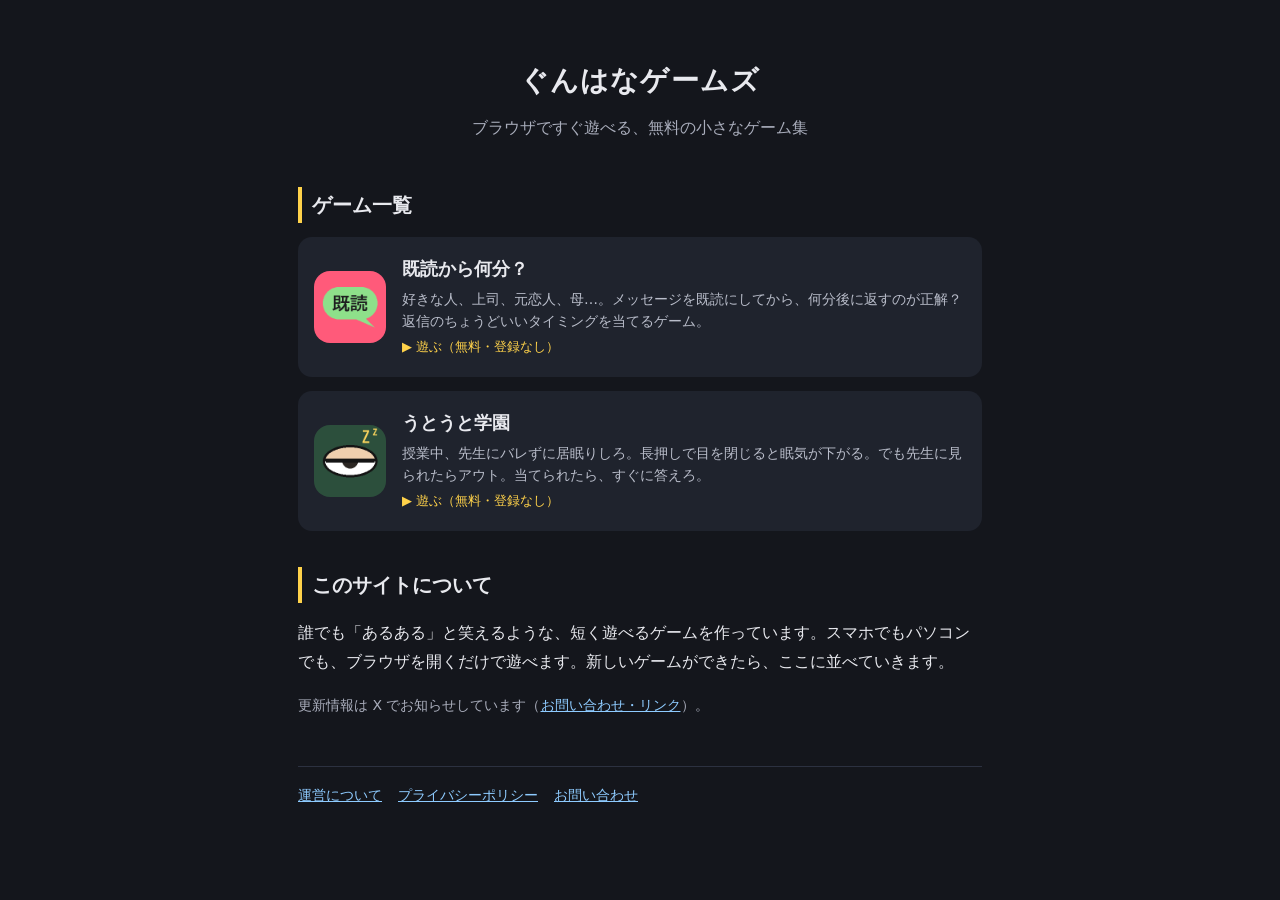
<file: index.html>
<!DOCTYPE html>
<html lang="ja">
<head>
<meta charset="utf-8">
<meta name="viewport" content="width=device-width, initial-scale=1">
<title>ぐんはなゲームズ｜ブラウザで遊べる無料の小さなゲーム</title>
<meta name="description" content="「あるある」で笑える、ブラウザですぐ遊べる無料の小さなゲームを作っています。インストール不要、登録不要。">
<meta property="og:type" content="website">
<meta property="og:title" content="ぐんはなゲームズ">
<meta property="og:description" content="ブラウザですぐ遊べる無料の小さなゲーム集。">
<meta property="og:url" content="https://gunhana-games.github.io/">
<meta name="twitter:card" content="summary">
<meta name="theme-color" content="#14161c">
<link rel="icon" href="img/kidoku.png">
<link rel="stylesheet" href="style.css">
</head>
<body>
<div class="wrap">
  <header class="top">
    <h1>ぐんはなゲームズ</h1>
    <p>ブラウザですぐ遊べる、無料の小さなゲーム集</p>
  </header>

  <h2>ゲーム一覧</h2>

  <a class="card" href="https://gunhana-games.github.io/kidoku/">
    <img src="img/kidoku.png" alt="既読から何分？のアイコン">
    <div>
      <b>既読から何分？</b>
      <span>好きな人、上司、元恋人、母…。メッセージを既読にしてから、何分後に返すのが正解？ 返信のちょうどいいタイミングを当てるゲーム。</span>
      <em>▶ 遊ぶ（無料・登録なし）</em>
    </div>
  </a>

  <a class="card" href="https://gunhana-games.github.io/inemuri/">
    <img src="img/inemuri.png" alt="うとうと学園のアイコン">
    <div>
      <b>うとうと学園</b>
      <span>授業中、先生にバレずに居眠りしろ。長押しで目を閉じると眠気が下がる。でも先生に見られたらアウト。当てられたら、すぐに答えろ。</span>
      <em>▶ 遊ぶ（無料・登録なし）</em>
    </div>
  </a>

  <h2>このサイトについて</h2>
  <p>誰でも「あるある」と笑えるような、短く遊べるゲームを作っています。スマホでもパソコンでも、ブラウザを開くだけで遊べます。新しいゲームができたら、ここに並べていきます。</p>
  <p class="note">更新情報は X でお知らせしています（<a href="contact.html">お問い合わせ・リンク</a>）。</p>

  <nav class="foot">
    <a href="about.html">運営について</a>
    <a href="privacy.html">プライバシーポリシー</a>
    <a href="contact.html">お問い合わせ</a>
  </nav>
</div>
</body>
</html>
</file>
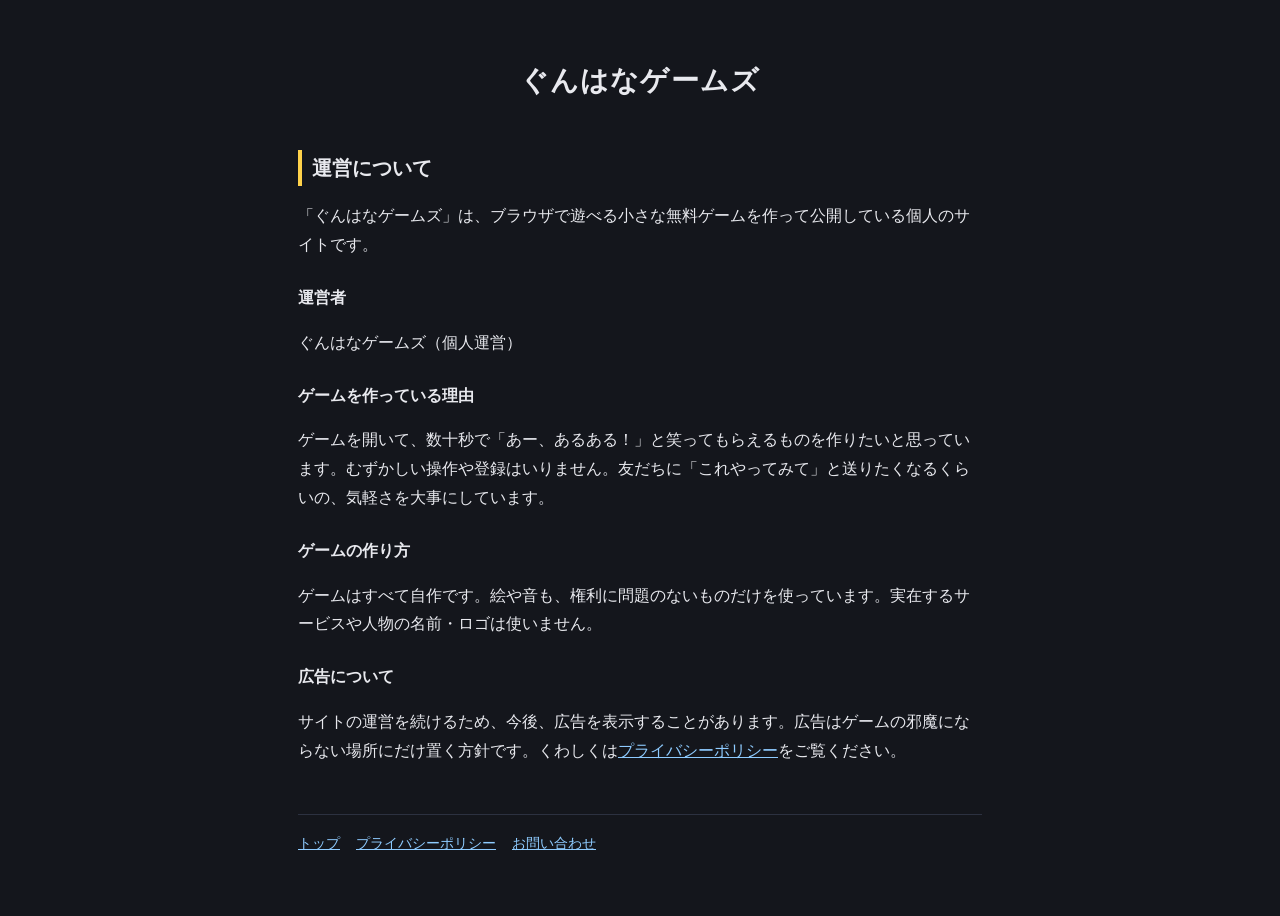
<file: about.html>
<!DOCTYPE html>
<html lang="ja">
<head>
<meta charset="utf-8">
<meta name="viewport" content="width=device-width, initial-scale=1">
<title>運営について｜ぐんはなゲームズ</title>
<meta name="description" content="ぐんはなゲームズの運営者情報と、ゲームを作っている理由です。">
<link rel="icon" href="img/kidoku.png">
<link rel="stylesheet" href="style.css">
</head>
<body>
<div class="wrap">
  <header class="top"><h1><a href="index.html" style="color:inherit;text-decoration:none">ぐんはなゲームズ</a></h1></header>

  <h2>運営について</h2>
  <p>「ぐんはなゲームズ」は、ブラウザで遊べる小さな無料ゲームを作って公開している個人のサイトです。</p>

  <h3>運営者</h3>
  <p>ぐんはなゲームズ（個人運営）</p>

  <h3>ゲームを作っている理由</h3>
  <p>ゲームを開いて、数十秒で「あー、あるある！」と笑ってもらえるものを作りたいと思っています。むずかしい操作や登録はいりません。友だちに「これやってみて」と送りたくなるくらいの、気軽さを大事にしています。</p>

  <h3>ゲームの作り方</h3>
  <p>ゲームはすべて自作です。絵や音も、権利に問題のないものだけを使っています。実在するサービスや人物の名前・ロゴは使いません。</p>

  <h3>広告について</h3>
  <p>サイトの運営を続けるため、今後、広告を表示することがあります。広告はゲームの邪魔にならない場所にだけ置く方針です。くわしくは<a href="privacy.html">プライバシーポリシー</a>をご覧ください。</p>

  <nav class="foot">
    <a href="index.html">トップ</a>
    <a href="privacy.html">プライバシーポリシー</a>
    <a href="contact.html">お問い合わせ</a>
  </nav>
</div>
</body>
</html>
</file>
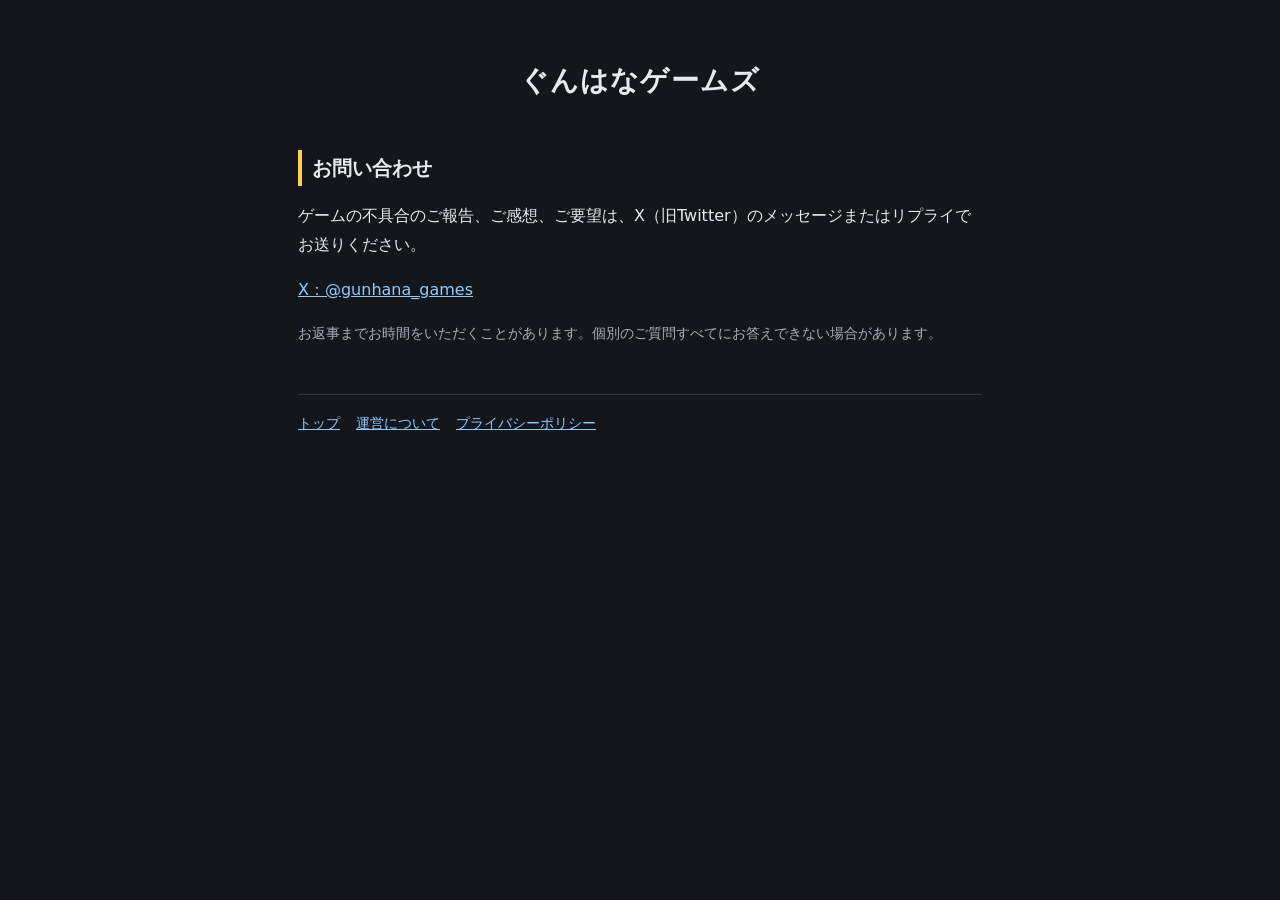
<file: contact.html>
<!DOCTYPE html>
<html lang="ja">
<head>
<meta charset="utf-8">
<meta name="viewport" content="width=device-width, initial-scale=1">
<title>お問い合わせ｜ぐんはなゲームズ</title>
<meta name="description" content="ぐんはなゲームズへのお問い合わせ先です。">
<link rel="icon" href="img/kidoku.png">
<link rel="stylesheet" href="style.css">
</head>
<body>
<div class="wrap">
  <header class="top"><h1><a href="index.html" style="color:inherit;text-decoration:none">ぐんはなゲームズ</a></h1></header>

  <h2>お問い合わせ</h2>
  <p>ゲームの不具合のご報告、ご感想、ご要望は、X（旧Twitter）のメッセージまたはリプライでお送りください。</p>
  <p><a href="https://x.com/gunhana_games">X：@gunhana_games</a></p>
  <p class="note">お返事までお時間をいただくことがあります。個別のご質問すべてにお答えできない場合があります。</p>

  <nav class="foot">
    <a href="index.html">トップ</a>
    <a href="about.html">運営について</a>
    <a href="privacy.html">プライバシーポリシー</a>
  </nav>
</div>
</body>
</html>
</file>
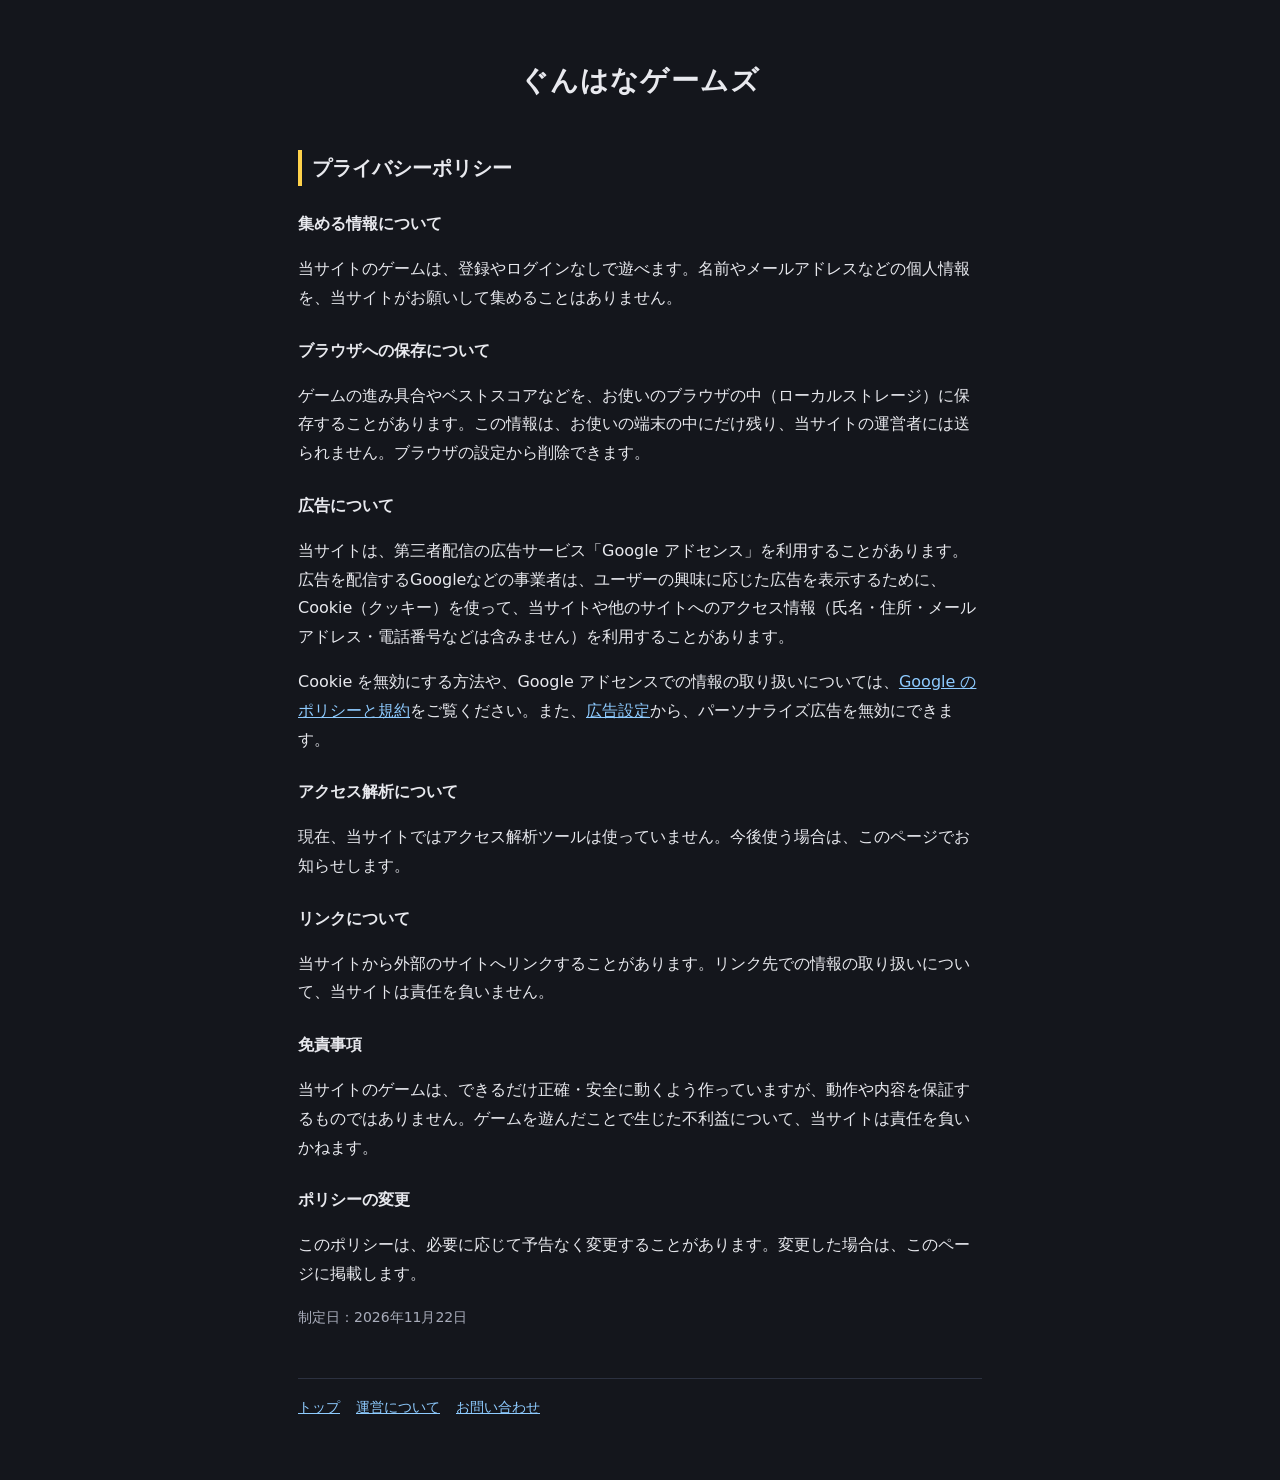
<file: privacy.html>
<!DOCTYPE html>
<html lang="ja">
<head>
<meta charset="utf-8">
<meta name="viewport" content="width=device-width, initial-scale=1">
<title>プライバシーポリシー｜ぐんはなゲームズ</title>
<meta name="description" content="ぐんはなゲームズにおける、個人情報・Cookie・広告の取り扱いについて。">
<link rel="icon" href="img/kidoku.png">
<link rel="stylesheet" href="style.css">
</head>
<body>
<div class="wrap">
  <header class="top"><h1><a href="index.html" style="color:inherit;text-decoration:none">ぐんはなゲームズ</a></h1></header>

  <h2>プライバシーポリシー</h2>

  <h3>集める情報について</h3>
  <p>当サイトのゲームは、登録やログインなしで遊べます。名前やメールアドレスなどの個人情報を、当サイトがお願いして集めることはありません。</p>

  <h3>ブラウザへの保存について</h3>
  <p>ゲームの進み具合やベストスコアなどを、お使いのブラウザの中（ローカルストレージ）に保存することがあります。この情報は、お使いの端末の中にだけ残り、当サイトの運営者には送られません。ブラウザの設定から削除できます。</p>

  <h3>広告について</h3>
  <p>当サイトは、第三者配信の広告サービス「Google アドセンス」を利用することがあります。広告を配信するGoogleなどの事業者は、ユーザーの興味に応じた広告を表示するために、Cookie（クッキー）を使って、当サイトや他のサイトへのアクセス情報（氏名・住所・メールアドレス・電話番号などは含みません）を利用することがあります。</p>
  <p>Cookie を無効にする方法や、Google アドセンスでの情報の取り扱いについては、<a href="https://policies.google.com/technologies/ads?hl=ja">Google のポリシーと規約</a>をご覧ください。また、<a href="https://adssettings.google.com/">広告設定</a>から、パーソナライズ広告を無効にできます。</p>

  <h3>アクセス解析について</h3>
  <p>現在、当サイトではアクセス解析ツールは使っていません。今後使う場合は、このページでお知らせします。</p>

  <h3>リンクについて</h3>
  <p>当サイトから外部のサイトへリンクすることがあります。リンク先での情報の取り扱いについて、当サイトは責任を負いません。</p>

  <h3>免責事項</h3>
  <p>当サイトのゲームは、できるだけ正確・安全に動くよう作っていますが、動作や内容を保証するものではありません。ゲームを遊んだことで生じた不利益について、当サイトは責任を負いかねます。</p>

  <h3>ポリシーの変更</h3>
  <p>このポリシーは、必要に応じて予告なく変更することがあります。変更した場合は、このページに掲載します。</p>

  <p class="note">制定日：2026年11月22日</p>

  <nav class="foot">
    <a href="index.html">トップ</a>
    <a href="about.html">運営について</a>
    <a href="contact.html">お問い合わせ</a>
  </nav>
</div>
</body>
</html>
</file>
<file: style.css>
* { box-sizing: border-box; }
body {
  margin: 0; background: #14161c; color: #e8e9ee;
  font-family: system-ui, "Hiragino Kaku Gothic ProN", "Yu Gothic", sans-serif;
  line-height: 1.8;
}
.wrap { max-width: 720px; margin: 0 auto; padding: 28px 18px 60px; }
header.top { text-align: center; padding: 28px 0 8px; }
header.top h1 { margin: 0; font-size: 28px; letter-spacing: .04em; }
header.top p { margin: 8px 0 0; color: #a9adbb; }
h2 { font-size: 20px; margin: 36px 0 12px; border-left: 4px solid #ffd24a; padding-left: 10px; }
h3 { font-size: 16px; margin: 24px 0 6px; }
a { color: #8ecbff; }
.card {
  display: flex; gap: 16px; align-items: center; background: #1f232d;
  border-radius: 14px; padding: 16px; margin: 14px 0; text-decoration: none; color: inherit;
}
.card img { width: 72px; height: 72px; border-radius: 16px; flex: none; }
.card b { font-size: 18px; display: block; }
.card span { color: #b9bdca; font-size: 14px; line-height: 1.6; display: block; margin-top: 2px; }
.card em { font-style: normal; color: #ffd24a; font-size: 13px; }
nav.foot { margin-top: 48px; padding-top: 16px; border-top: 1px solid #2c3140; font-size: 14px; display: flex; gap: 16px; flex-wrap: wrap; }
.note { color: #a9adbb; font-size: 14px; }
</file>
